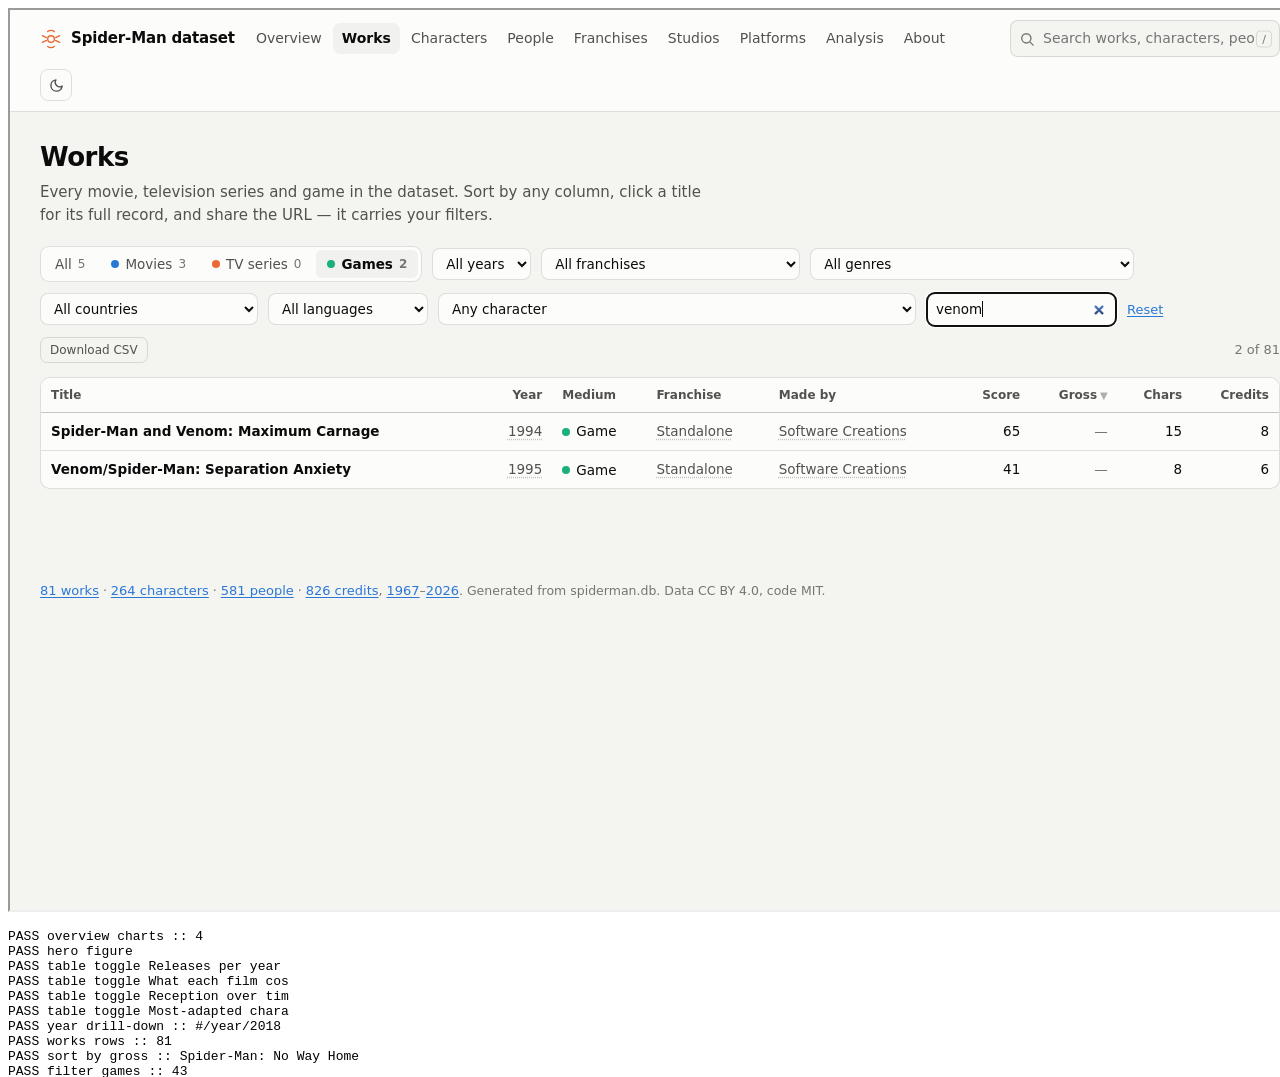
<file: explorer/smoke-test.html>
<!doctype html><html><head><meta charset="utf-8"></head><body>
<iframe id="f" src="index.html" style="width:1300px;height:900px"></iframe>
<pre id="out"></pre>
<script>
const out = [];
// Written out as we go, so a run cut short still shows how far it got.
const log = (m) => { out.push(m); document.getElementById("out").textContent = out.join("\n"); };
const errs = [];
window.addEventListener("error", (e) => errs.push("TOP " + e.message));
const f = document.getElementById("f");
const wait = (ms) => new Promise((r) => setTimeout(r, ms));

f.onload = async () => {
 try {
  const w = f.contentWindow, d = f.contentDocument;
  w.addEventListener("error", (e) => errs.push("IFRAME " + e.message + " @" + e.filename + ":" + e.lineno));
  const q = (s) => d.querySelector(s);
  const qa = (s) => [...d.querySelectorAll(s)];
  const nav = async (h) => { w.location.hash = h; await wait(160); };
  const check = (name, cond, extra) => log((cond ? "PASS " : "FAIL ") + name + (extra ? " :: " + extra : ""));

  await wait(300);
  check("overview charts", qa("figure.chart").length === 4, qa("figure.chart").length);
  check("hero figure", q(".hero-fig .value")?.textContent === "81");

  // table toggle on every chart
  for (const fig of qa("figure.chart")) {
    const btn = fig.querySelector(".toggle");
    btn.click(); await wait(30);
    const ok = !!fig.querySelector("table");
    btn.click(); await wait(30);
    check("table toggle " + fig.querySelector("h2").textContent.slice(0, 18), ok && !fig.querySelector("table"));
  }

  // click a year in the timeline -> works filtered
  const bar = qa("figure.chart")[0].querySelectorAll("rect[role=button]");
  let clicked = null;
  for (const b of bar) { if (b.getAttribute("aria-label")?.startsWith("2018")) { clicked = b; break; } }
  clicked.dispatchEvent(new w.MouseEvent("click", { bubbles: true }));
  await wait(200);
  check("year drill-down", w.location.hash === "#/year/2018" && d.querySelector("h1").textContent === "2018", w.location.hash);

  qa("nav.tabs a").find((a) => a.getAttribute("href") === "#/works").click(); await wait(200);
  const total = qa("tbody tr").length;
  check("works rows", total === 81, total);
  // sort by gross desc
  const heads = qa("thead th");
  const grossTh = heads.find((h) => h.textContent.startsWith("Gross"));
  grossTh.click(); await wait(120);
  check("sort by gross", qa("tbody tr")[0].children[0].textContent.startsWith("Spider-Man: No Way Home"), qa("tbody tr")[0].children[0].textContent);
  // filter chip
  qa(".chips button").find((b) => b.textContent.startsWith("Games")).click(); await wait(120);
  check("filter games", qa("tbody tr").length === 43, qa("tbody tr").length);
  // text filter
  const inp = q('.filters input[type="search"]');
  inp.value = "venom"; inp.dispatchEvent(new w.Event("input", { bubbles: true })); await wait(150);
  check("text filter", qa("tbody tr").length > 0 && qa("tbody tr").length < 10, qa("tbody tr").length);

  await nav("#/work/13");
  check("work detail title", d.querySelector("h1").textContent === "Spider-Man: No Way Home");
  check("work detail sections", qa("section.block").length >= 8, qa("section.block").length);
  // follow a character chip
  q("section.block .chip").click(); await wait(180);
  check("chip -> character", w.location.hash.startsWith("#/character/"), w.location.hash);

  await nav("#/characters");
  check("character rows", qa("tbody tr").length === 264, qa("tbody tr").length);
  const bars = qa(".bar-cell .fill");
  check("bar fills have height", bars.length && bars[0].getBoundingClientRect().height > 3, bars[0]?.getBoundingClientRect().height);
  qa(".chips button").find((b) => b.textContent.startsWith("Villain")).click(); await wait(120);
  check("filter villains", qa("tbody tr").length === 113, qa("tbody tr").length);

  await nav("#/character/27");
  check("character detail", d.querySelector("h1").textContent.includes("Peter Parker"));
  check("appearances table", qa("tbody tr").length >= 60, qa("tbody tr").length);
  const variantsSection = qa("section.block").find((s) => s.querySelector("h2").textContent.startsWith("Credit spellings collapsed"));
  check("variants listed", !!variantsSection && variantsSection.querySelectorAll(".chip").length > 5);

  await nav("#/people");
  check("people rows", qa("tbody tr").length === 581, qa("tbody tr").length);
  await nav("#/person/35");
  check("person detail", !!d.querySelector("h1").textContent);
  check("person credits", qa("tbody tr").length > 0);

  await nav("#/about");
  check("about sections", qa("section.block").length === 7, qa("section.block").length);

  // global search
  await nav("#/overview");
  const search = d.getElementById("search");
  search.value = "octopus"; search.dispatchEvent(new w.Event("input", { bubbles: true })); await wait(120);
  const hits = qa("#results button");
  check("search finds Doctor Octopus", hits.some((b) => b.textContent.includes("Doctor Octopus")), hits.length + " hits");
  hits[0].click(); await wait(180);
  check("search navigates", w.location.hash !== "#/overview", w.location.hash);

  // sticky header not overlapping first row
  await nav("#/characters");
  const th = q("thead th").getBoundingClientRect();
  const tr = qa("tbody tr")[0].getBoundingClientRect();
  check("header above first row", th.bottom <= tr.top + 1, th.bottom + " vs " + tr.top);

  // no horizontal page overflow
  check("no page h-overflow", d.documentElement.scrollWidth <= d.documentElement.clientWidth + 1,
        d.documentElement.scrollWidth + " vs " + d.documentElement.clientWidth);

  // ---- dimensions added in the deep-dive pass ----
  await nav("#/franchises");
  check("franchise rows", qa("tbody tr").length === 13, qa("tbody tr").length);
  check("franchise chart", qa("figure.chart").length === 1, qa("figure.chart").length);
  qa("tbody .row-link")[0].click(); await wait(200);
  check("franchise detail", w.location.hash.startsWith("#/franchise/"), w.location.hash);
  check("franchise has strip + works", qa("figure.chart").length >= 1 && qa("tbody tr").length > 0);

  await nav("#/studios");
  check("studio rows", qa("tbody tr").length === 104, qa("tbody tr").length);
  await nav("#/studio/" + encodeURIComponent("Columbia Pictures"));
  check("studio detail", d.querySelector("h1").textContent === "Columbia Pictures");
  check("studio works listed", qa("tbody tr").length > 3, qa("tbody tr").length);

  await nav("#/platforms");
  check("platform rows", qa("tbody tr").length === 66, qa("tbody tr").length);
  await nav("#/platform/" + encodeURIComponent("PlayStation 2"));
  check("platform detail", d.querySelector("h1").textContent === "PlayStation 2");
  check("platform releases", qa("tbody tr").length > 2, qa("tbody tr").length);

  await nav("#/analysis");
  check("analysis charts", qa("figure.chart").length === 4, qa("figure.chart").length);
  check("analysis tables", qa("section.block").length === 3, qa("section.block").length);
  for (const fig of qa("figure.chart")) {
    const btn = fig.querySelector(".toggle");
    btn.click(); await wait(30);
    const ok = !!fig.querySelector("table");
    btn.click(); await wait(30);
    check("analysis table view " + fig.querySelector("h2").textContent.slice(0, 16), ok);
  }

  // deepened detail pages
  await nav("#/work/22");
  check("weekly gross chart", qa("figure.chart").length === 1, qa("figure.chart").length);
  await nav("#/work/9");
  check("work has budget table", [...qa("section.block h2")].some((h) => h.textContent.startsWith("Reported budgets")));
  await nav("#/character/27");
  check("character strip + co-appearances", qa("figure.chart").length === 2, qa("figure.chart").length);
  await nav("#/person/35");
  check("person career strip", qa("figure.chart").length >= 1, qa("figure.chart").length);

  // URL-backed filters are shareable and reset from the nav tab
  await nav("#/works?type=game&q=venom");
  const filtered = qa("tbody tr").length;
  check("filters restored from URL", filtered > 0 && filtered < 10, filtered);
  qa("nav.tabs a").find((a) => a.getAttribute("href") === "#/works").click(); await wait(200);
  check("nav tab clears filters", qa("tbody tr").length === 81, qa("tbody tr").length);

  // sorting writes itself into the URL
  qa("thead th").find((h) => h.textContent.startsWith("Gross")).click(); await wait(150);
  check("sort is in the URL", w.location.hash.includes("sort=gross"), w.location.hash);

  // CSV export reflects what is on screen
  const csvBtn = [...qa(".filters .toggle")].find((b) => b.textContent === "Download CSV");
  check("csv button present", !!csvBtn);
  const rowsNow = qa("tbody tr").length;
  const csv = w.csvFromTable(d.querySelector("tbody").parentNode);
  check("csv row count", csv.split("\n").length === rowsNow + 1, csv.split("\n").length + " vs " + (rowsNow + 1));
  check("csv escapes commas", csv.split("\n")[1].split(",").length >= 9);

  // search reaches the new dimensions
  await nav("#/overview");
  const s2 = d.getElementById("search");
  s2.value = "insomniac"; s2.dispatchEvent(new w.Event("input", { bubbles: true })); await wait(150);
  check("search finds a studio", [...qa("#results button")].some((b) => b.textContent.includes("Insomniac")), qa("#results button").length + " hits");

  await nav("#/overview");
  check("overview tiles link to dimensions", qa('.kpi[href="#/platforms"]').length === 1);

  // Nothing should open a new browsing context except a genuine outbound link (IMDb,
  // Wikipedia, …) — every internal hash route stays in this tab.
  const offenders = [];
  for (const h of ["#/overview", "#/works", "#/work/13", "#/person/35", "#/character/27",
                   "#/franchise/MCU", "#/studios", "#/platforms", "#/analysis", "#/about"]) {
    await nav(h);
    for (const a of qa("a[target]")) if (!/^https?:\/\//.test(a.getAttribute("href") || "")) offenders.push(h + " " + a.textContent.trim());
  }
  check("no internal link opens a new tab", offenders.length === 0, offenders.join(", "));

  // Header links must not perform a real navigation — the viewer would spawn a tab.
  await nav("#/overview");
  const navA = qa("nav.tabs a").find((a) => a.getAttribute("href") === "#/studios");
  const ev = new w.MouseEvent("click", { bubbles: true, cancelable: true });
  navA.dispatchEvent(ev);
  await wait(200);
  check("header link default is prevented", ev.defaultPrevented);
  check("header link still navigates", w.location.hash === "#/studios", w.location.hash);

  const brand = q("a.brand");
  const ev2 = new w.MouseEvent("click", { bubbles: true, cancelable: true });
  brand.dispatchEvent(ev2);
  await wait(200);
  check("brand link handled in page", ev2.defaultPrevented && w.location.hash === "#/overview", w.location.hash);

  const tile = q('.kpi[href="#/platforms"]');
  const ev3 = new w.MouseEvent("click", { bubbles: true, cancelable: true });
  tile.dispatchEvent(ev3);
  await wait(200);
  check("overview tile handled in page", ev3.defaultPrevented && w.location.hash === "#/platforms", w.location.hash);

  // A ctrl-click is still the user asking for a new tab, so leave it to the browser.
  await nav("#/overview");
  const ev4 = new w.MouseEvent("click", { bubbles: true, cancelable: true, ctrlKey: true });
  qa("nav.tabs a").find((a) => a.getAttribute("href") === "#/works").dispatchEvent(ev4);
  await wait(120);
  check("modified click left to the browser", !ev4.defaultPrevented);

  // ---- cross-links: the dimensions that only exist as columns in the source ----
  const sectionTitles = () => qa("section.block h2").map((h) => h.textContent.replace(/\d+$/, "").trim());

  await nav("#/publications");
  check("outlet rows", qa("tbody tr").length === 59, qa("tbody tr").length);
  qa("tbody .row-link")[0].click(); await wait(200);
  check("outlet detail", w.location.hash.startsWith("#/publication/") && sectionTitles().includes("Scores"), w.location.hash);

  await nav("#/comics");
  check("comic rows", qa("tbody tr").length > 40, qa("tbody tr").length);
  await nav("#/comic/" + encodeURIComponent("The Amazing Spider-Man"));
  check("comic detail", sectionTitles().includes("Adapted by"), sectionTitles().join("|"));

  await nav("#/awards");
  check("award body rows", qa("tbody tr").length === 24, qa("tbody tr").length);
  await nav("#/award/" + encodeURIComponent("Academy Awards"));
  check("award detail", d.querySelector("h1").textContent === "Academy Awards" && qa("tbody tbody, tbody")[0].querySelectorAll("tr").length === 9, qa("tbody")[0].querySelectorAll("tr").length);

  await nav("#/roles");
  check("role rows", qa("tbody tr").length === 62, qa("tbody tr").length);
  await nav("#/role/actor");
  check("role detail", d.querySelector("h1").textContent === "actor" && qa("figure.chart").length === 1, qa("figure.chart").length);

  // ---- a year, an attribute and the lookup of last resort ----
  await nav("#/year/2002");
  check("year page", d.querySelector("h1").textContent === "2002" && qa("tbody tr").length > 0, qa("tbody tr").length);
  check("year page cross-sections", sectionTitles().some((t) => t.startsWith("Released this year")), sectionTitles().join("|"));

  await nav("#/facet/rating/PG-13");
  check("facet page", qa("tbody tr").length === 13, qa("tbody tr").length);
  check("facet siblings", sectionTitles().some((t) => t.startsWith("Other mpaa")) || qa(".chip").length > 0);

  await nav("#/find/" + encodeURIComponent("Stan Lee"));
  check("find page", qa("section.block").length >= 2 && qa(".chip").length > 2, qa("section.block").length + " groups");
  await nav("#/find/" + encodeURIComponent("zzzznotathing"));
  check("find page empty state", !!q(".empty-state"));

  // ---- the person -> character -> performer loop the whole thing hangs on ----
  await nav("#/person/35");
  const played = qa("section.block").find((s) => s.querySelector("h2").textContent.startsWith("Characters played"));
  check("person lists characters played", !!played);
  check("characters played carries dates", played && /\d{4}/.test(played.querySelector("tbody tr").textContent), played?.querySelector("tbody tr")?.textContent.slice(0, 60));
  played.querySelector("tbody .row-link").click(); await wait(200);
  check("character reached from person", w.location.hash.startsWith("#/character/"), w.location.hash);
  const playedBy = qa("section.block").find((s) => s.querySelector("h2").textContent.startsWith("Played by"));
  check("character lists its performers", !!playedBy);
  playedBy.querySelector("tbody .row-link").click(); await wait(200);
  check("person reached from character", w.location.hash.startsWith("#/person/"), w.location.hash);

  // ---- overlap sections, and ranked-list drill-down with a focused row ----
  await nav("#/work/13");
  check("work overlaps section", sectionTitles().some((t) => t.startsWith("Overlaps with")), sectionTitles().join("|"));
  const grossTile = qa(".kpi").find((k) => k.textContent.includes("Worldwide gross"));
  check("gross tile links to the ranking", grossTile?.getAttribute("href")?.includes("focus=13"), grossTile?.getAttribute("href"));
  grossTile.dispatchEvent(new w.MouseEvent("click", { bubbles: true, cancelable: true })); await wait(250);
  check("focused row highlighted", qa("tr.row-focus").length === 1 && q("tr.row-focus").textContent.includes("No Way Home"), qa("tr.row-focus").length);

  // ---- free-text names resolve to people, studios or the lookup ----
  await nav("#/work/9");
  const deflist = qa(".deflist .v");
  check("every fact is a link", deflist.length > 0 && deflist.every((v) => v.querySelector("button, a")), deflist.filter((v) => !v.querySelector("button, a")).map((v) => v.textContent).join(" | "));
  await nav("#/work/40");
  const relTable = qa("section.block").find((s) => s.querySelector("h2").textContent.startsWith("Releases"));
  check("release rows link out", relTable.querySelectorAll("tbody tr td button").length >= relTable.querySelectorAll("tbody tr").length);

  // ---- the promise: no cell of data is a dead end ----
  // Text that is a measurement, a verdict or a placeholder is allowed to be inert; anything
  // that names a thing has to be clickable.
  const INERT = /^(—|–|Won|Nominated|yes|no|n\/a|score|song|[+\-–]?[\d.,]+(\s*(min|M|K|×|yrs|\/\s*[\d.,]+|out of \d+))?|\$[\d.,]+[KMB]?|\d{4}\s*[–-]\s*\d{4}|\d+\s*\/\s*\d+)$/i;
  const dead = [];
  const SPIDERMAN_CREATOR_ID = w.SPIDERMAN_DATA.comic_creators.find((c) => c.name === "Stan Lee").id;
  const SPIDERMAN_COMIC_ID = w.SPIDERMAN_DATA.comics.find((c) => c.origin === "wikidata" && c.credits?.length > 3).id;
  for (const h of ["#/works", "#/characters", "#/people", "#/work/13", "#/work/28", "#/work/40",
                   "#/character/27", "#/person/35", "#/franchise/MCU", "#/studio/" + encodeURIComponent("Columbia Pictures"),
                   "#/platform/" + encodeURIComponent("PlayStation 2"), "#/publication/IGN", "#/award/Academy%20Awards",
                   "#/role/composer", "#/year/2002", "#/facet/rating/PG-13", "#/analysis",
                   // v4's pages hold to the same rule
                   "#/creators", "#/creator/" + SPIDERMAN_CREATOR_ID, "#/comicrow/" + SPIDERMAN_COMIC_ID,
                   "#/comic/" + encodeURIComponent("Amazing Fantasy"), "#/studio/" + encodeURIComponent("Marvel Studios")]) {
    await nav(h);
    for (const td of qa("td, .deflist .v")) {
      const t = td.textContent.trim().replace(/\s+/g, " ");
      if (!t || INERT.test(t)) continue;
      if (td.querySelector("button, a, .chip")) continue;
      dead.push(h + " :: " + t.slice(0, 40));
    }
  }
  check("no cell of data is a dead end", dead.length === 0, dead.slice(0, 12).join(" | ") + (dead.length > 12 ? ` (+${dead.length - 12})` : ""));

  // The new pages must not push the page sideways either.
  const wide = [];
  for (const h of ["#/publications", "#/comics", "#/roles", "#/publication/IGN", "#/comic/" + encodeURIComponent("The Amazing Spider-Man"),
                   "#/role/actor", "#/year/2002", "#/facet/rating/PG-13", "#/find/" + encodeURIComponent("Stan Lee"), "#/person/35", "#/character/27",
                   "#/creators", "#/creator/" + SPIDERMAN_CREATOR_ID, "#/comicrow/" + SPIDERMAN_COMIC_ID]) {
    await nav(h);
    if (d.documentElement.scrollWidth > d.documentElement.clientWidth + 1) wide.push(h + " " + d.documentElement.scrollWidth);
  }
  check("no h-overflow on the new pages", wide.length === 0, wide.join(", "));

  // Follow the links rather than trusting them: every value-level link has to land on a
  // real page, not an "Unknown …" stub.
  const broken = [];
  for (const page of ["#/work/40", "#/work/28", "#/person/35", "#/character/27", "#/year/2002"]) {
    await nav(page);
    const n = Math.min(qa(".row-link.soft").length, 14);
    for (let i = 0; i < n; i++) {
      await nav(page);
      const link = qa(".row-link.soft")[i];
      const label = link.textContent.trim().slice(0, 24);
      link.click(); await wait(140);
      const landed = q("h1") && !q(".empty-state");
      if (!landed) broken.push(page + " → " + label + " → " + w.location.hash);
    }
  }
  check("every value link lands somewhere real", broken.length === 0, broken.slice(0, 6).join(" | "));

  // ---- a link has to answer the number it sits on ----
  // A tile counting "2 movies for this character" must land on those two movies, not on
  // every movie in the catalogue.
  await nav("#/character/10");
  const docOck = qa(".kpi").find((k) => k.textContent.includes("Movies"));
  check("character medium tile is scoped", docOck?.getAttribute("href")?.includes("char=10"), docOck?.getAttribute("href"));
  const tileN = Number(docOck.querySelector(".value").textContent);
  docOck.dispatchEvent(new w.MouseEvent("click", { bubbles: true, cancelable: true })); await wait(220);
  check("scoped tile lands on exactly that many works", qa("tbody tr").length === tileN, qa("tbody tr").length + " vs " + tileN);

  await nav("#/works?type=movie&char=10");
  check("character filter restores from the URL", qa("tbody tr").length === tileN, qa("tbody tr").length);
  check("character filter is visible in the filter bar", [...qa(".filters select option")].some((o) => o.selected && o.textContent === "Doctor Octopus"));
  qa("nav.tabs a").find((a) => a.getAttribute("href") === "#/works").click(); await wait(200);
  check("nav tab clears the character filter", qa("tbody tr").length === 81, qa("tbody tr").length);

  // Every "?at=" destination has to exist on the page it opens.
  const missing = [];
  for (const page of ["#/year/2002", "#/year/2018", "#/character/10", "#/work/13", "#/work/9",
                      "#/comic/" + encodeURIComponent("The Amazing Spider-Man")]) {
    await nav(page);
    const jumps = qa(".kpi[href*='?at=']").map((k) => k.getAttribute("href"));
    for (const h of jumps) {
      await nav(h);
      const id = new URLSearchParams(h.split("?")[1]).get("at");
      if (!d.getElementById(id)) missing.push(page + " → " + h);
    }
  }
  check("every jump tile finds its block", missing.length === 0, missing.join(" | "));

  // A chip's count is a promise about what clicking it gives you.
  await nav("#/works?char=10");
  const chipN = Number(qa(".chips button").find((b) => b.textContent.startsWith("Games")).textContent.match(/\d+/)[0]);
  qa(".chips button").find((b) => b.textContent.startsWith("Games")).click(); await wait(160);
  check("chip counts hold inside the other filters", qa("tbody tr").length === chipN, qa("tbody tr").length + " vs " + chipN);

  await nav("#/characters?q=spider");
  const heroChip = Number(qa(".chips button").find((b) => b.textContent.startsWith("Hero")).textContent.match(/\d+/)[0]);
  qa(".chips button").find((b) => b.textContent.startsWith("Hero")).click(); await wait(160);
  check("character chip counts hold too", qa("tbody tr").length === heroChip, qa("tbody tr").length + " vs " + heroChip);

  // No tile may point at a page that says nothing about the number on it.
  await nav("#/work/13");
  check("budget tile no longer dumps you on Analysis", !qa(".kpi").some((k) => k.getAttribute("href") === "#/analysis"),
        qa(".kpi").filter((k) => k.getAttribute("href") === "#/analysis").map((k) => k.textContent).join(","));

  // ---- no tile anywhere is inert, and none lands on an unfiltered list ----
  const BARE = ["#/works", "#/characters", "#/people", "#/franchises", "#/studios", "#/platforms",
                "#/publications", "#/comics", "#/awards", "#/roles", "#/analysis", "#/about"];
  const inertTiles = [], bareTiles = [];
  const tilePages = ["#/work/13", "#/work/28", "#/work/40", "#/character/27", "#/person/35",
                     "#/franchise/" + encodeURIComponent("Marvel Cinematic Universe"),
                     "#/studio/" + encodeURIComponent("Columbia Pictures"),
                     "#/platform/" + encodeURIComponent("PlayStation 2"),
                     "#/platform/" + encodeURIComponent("Atari 2600"),
                     "#/publication/" + encodeURIComponent("Push Square"),
                     "#/comic/" + encodeURIComponent("The Amazing Spider-Man"),
                     "#/award/" + encodeURIComponent("Academy Awards"),
                     "#/role/actor", "#/facet/rating/PG-13", "#/year/2002"];
  for (const page of tilePages) {
    await nav(page);
    for (const k of qa("#app .kpi")) {
      const what = page + " " + (k.querySelector(".label")?.textContent || "?");
      if (k.tagName !== "A") inertTiles.push(what);
      else if (BARE.includes(k.getAttribute("href"))) bareTiles.push(what + " → " + k.getAttribute("href"));
    }
  }
  check("no tile is inert", inertTiles.length === 0, inertTiles.join(" | "));
  check("no tile dumps you on an unfiltered list", bareTiles.length === 0, bareTiles.join(" | "));

  // A dimension page's medium tile filters that page's own works block.
  await nav("#/studio/" + encodeURIComponent("Columbia Pictures"));
  const movieTile = qa(".kpi").find((k) => k.querySelector(".label")?.textContent === "Movies");
  const movieN = Number(movieTile.querySelector(".value").textContent);
  await nav(movieTile.getAttribute("href"));
  const wb = d.getElementById("works");
  check("studio medium tile filters its own works block", wb && Number(wb.querySelector("h2 .n").textContent) === movieN,
        wb ? wb.querySelector("h2 .n").textContent + " vs " + movieN : "no block");
  check("and the block's chips let you widen back out", wb.querySelectorAll(".section-filters button").length === 3,
        wb.querySelectorAll(".section-filters button").length);
  wb.querySelector(".section-filters button").click(); await wait(160);
  check("widening restores every work", Number(d.getElementById("works").querySelector("h2 .n").textContent) === 23,
        d.getElementById("works").querySelector("h2 .n").textContent);

  // An award page's result tiles cut its own record table.
  await nav("#/award/" + encodeURIComponent("Academy Awards"));
  const wonTile = qa(".kpi").find((k) => k.querySelector(".label")?.textContent === "Won");
  const wonN = Number(wonTile.querySelector(".value").textContent);
  await nav(wonTile.getAttribute("href"));
  check("award 'Won' tile cuts the record table", Number(d.getElementById("records").querySelector("h2 .n").textContent) === wonN,
        d.getElementById("records").querySelector("h2 .n").textContent + " vs " + wonN);

  // Two blocks on one page cut independently, so changing one must not silently reset the
  // other — a tile that jumps to its own block rewrites only its own params.
  await nav("#/award/" + encodeURIComponent("Academy Awards") + "?at=works&type=movie");
  const wonHref = qa(".kpi").find((k) => k.querySelector(".label")?.textContent === "Won").getAttribute("href");
  check("a tile keeps the rest of the page's state",
        wonHref.includes("type=movie") && wonHref.includes("result=won"), wonHref);
  await nav(wonHref);
  check("and still cuts its own block", Number(d.getElementById("records").querySelector("h2 .n").textContent) === 2,
        d.getElementById("records").querySelector("h2 .n").textContent);
  // The "Works" tile means all of them, so it is the one thing that clears the medium cut.
  const allHref = qa(".kpi").find((k) => k.querySelector(".label")?.textContent === "Works").getAttribute("href");
  check("but the Works tile clears the medium cut", !allHref.includes("type="), allHref);

  // A series' Seasons tile lands on an episode guide that shows the seasons.
  await nav("#/work/28");
  const seasonTile = qa(".kpi").find((k) => k.querySelector(".label")?.textContent === "Seasons");
  const seasonN = Number(seasonTile.querySelector(".value").textContent);
  await nav(seasonTile.getAttribute("href"));
  const eb = d.getElementById("episodes");
  check("seasons tile lands on a guide split by season",
        eb && eb.querySelectorAll(".section-filters button").length === seasonN + 1,
        eb ? eb.querySelectorAll(".section-filters button").length : "no block");
  const s1 = eb.querySelectorAll(".section-filters button")[1];
  const s1n = Number(s1.querySelector(".n").textContent);
  s1.click(); await wait(160);
  check("picking a season cuts the guide to it",
        Number(d.getElementById("episodes").querySelector("h2 .n").textContent) === s1n,
        d.getElementById("episodes").querySelector("h2 .n").textContent + " vs " + s1n);

  // A film's runtime ranks against the other films, in a column you can actually see.
  await nav("#/work/13");
  const rtTile = qa(".kpi").find((k) => k.querySelector(".label")?.textContent === "Runtime");
  await nav(rtTile.getAttribute("href"));
  check("runtime tile ranks films by runtime",
        qa("thead th").some((h) => h.textContent.startsWith("Runtime")) && !!q("tr.row-focus"),
        qa("thead th").map((h) => h.textContent).join(","));
  check("and the ranking is films only", qa("tbody tr").length === 23, qa("tbody tr").length);

  // A budget with no gross can't sit on the budget→gross chart, so it ranks instead —
  // and the ranking has to show the figure it ranked on.
  await nav("#/work/22");
  const bTile = qa(".kpi").find((k) => k.querySelector(".label")?.textContent === "Production budget");
  check("budget tile has a destination", !!bTile.getAttribute("href"), bTile.outerHTML.slice(0, 60));
  await nav(bTile.getAttribute("href"));
  check("budget tile ranks by budget, with the column shown",
        qa("thead th").some((h) => h.textContent.startsWith("Budget")) && !!q("tr.row-focus"),
        qa("thead th").map((h) => h.textContent).join(","));
  // The default list must not carry those two columns around.
  await nav("#/works");
  check("neither column clutters the default list",
        !qa("thead th").some((h) => /^(Budget|Runtime)/.test(h.textContent)),
        qa("thead th").map((h) => h.textContent).join(","));

  // An outlet's mean is the mean of what it filed, not of how good the works were.
  await nav("#/publication/" + encodeURIComponent("Push Square"));
  const meanTiles = qa(".kpi").filter((k) => k.querySelector(".label")?.textContent === "Mean score");
  check("outlet mean is not duplicated", meanTiles.length === 1, meanTiles.length);
  const lo = Number(q("#app .meta-line") && qa(".kpi").find((k) => k.querySelector(".label").textContent === "Range").querySelector(".value").textContent.split("–")[0]);
  const hi = Number(qa(".kpi").find((k) => k.querySelector(".label").textContent === "Range").querySelector(".value").textContent.split("–")[1]);
  const mean = Number(meanTiles[0].querySelector(".value").textContent.split(" ")[0]);
  check("outlet mean sits inside the range it filed", mean >= lo && mean <= hi, mean + " in " + lo + "–" + hi);

  // ---- v4: the comics layer, the creators, and the character graph ----

  const DATA = w.SPIDERMAN_DATA;
  check("comics shipped", DATA.comics.length > 100, DATA.comics.length);
  check("creators shipped", DATA.comic_creators.length > 100, DATA.comic_creators.length);

  await nav("#/creators");
  check("creators list renders", qa("tbody tr").length > 50, qa("tbody tr").length);
  check("creators list is sorted by comics", q("thead th .arrow"));

  // The most-credited creator opens onto the comics behind the number.
  const topCreator = [...DATA.comic_creators].sort((a, b) => b.id - a.id);
  const stan = DATA.comic_creators.find((c) => c.name === "Stan Lee");
  await nav("#/creator/" + stan.id);
  const cComics = qa(".kpi").find((k) => k.querySelector(".label")?.textContent === "Comics");
  const nComics = Number(cComics.querySelector(".value").textContent);
  check("Stan Lee has a body of work", nComics > 20, nComics);
  await nav(cComics.getAttribute("href"));
  check("comics tile lands on the comics table",
        Number(d.getElementById("comics").querySelector("h2 .n").textContent) === nComics,
        d.getElementById("comics")?.querySelector("h2 .n")?.textContent + " vs " + nComics);
  check("and he is linked to his screen credits", !!qa("#app .meta-line button").length);

  // A resolved issue carries its credits; a parsed one says so instead of faking them.
  const wdIssue = DATA.comics.find((c) => c.origin === "wikidata" && c.credits && c.credits.length > 3);
  await nav("#/comicrow/" + wdIssue.id);
  check("a Wikidata issue shows its credits", !!d.getElementById("credits"),
        q("#app h1")?.textContent);
  check("its credits name people you can open",
        qa("#credits button.row-link").length > 2, qa("#credits button.row-link").length);
  const parsed = DATA.comics.find((c) => c.origin === "parsed");
  await nav("#/comicrow/" + parsed.id);
  check("a parsed issue admits it has no metadata",
        /Wikidata has no item/.test(q("#app .note")?.textContent || ""),
        q("#app .note")?.textContent?.slice(0, 40));
  check("but still names its series", !!qa("#app .meta-line button.row-link").length);

  // A citation string now opens onto the issues it resolved to.
  const cited = [...w.SPIDERMAN_DATA.works].flatMap((x) => x.sources || []).find((s) => (s.comic_ids || []).length > 1);
  await nav("#/comic/" + encodeURIComponent(cited.comic));
  const issuesBlock = d.getElementById("issues");
  check("a citation lists the issues behind it", !!issuesBlock, cited.comic);
  check("and each issue opens", issuesBlock && qa("#issues button.row-link").length > 0);

  // The character graph: edges into the catalogue are links, edges to the second
  // ring v5 resolved are outlined links, and anything left is honest text.
  const linked = DATA.characters.find((c) => (c.relations || []).some((r) => r.other_id) && (c.relations || []).some((r) => !r.other_id));
  await nav("#/character/" + linked.id);
  const relBlock = qa("#app section.block").find((s2) => s2.querySelector("h2")?.textContent.startsWith("Relationships"));
  check("character page has a relationships block", !!relBlock, linked.name);
  check("in-dataset relations are clickable", relBlock.querySelectorAll("button.chip:not(.outer)").length > 0);
  const outerN = relBlock.querySelectorAll("button.chip.outer").length;
  const mutedN = relBlock.querySelectorAll("span.chip.muted").length;
  check("second-ring relations open the row v5 gave them", outerN > 0, outerN + " outlined");
  check("nothing on this page is left as a bare unresolved name", mutedN === 0, mutedN + " greyed");
  const relN = Number(relBlock.querySelector("h2 .n").textContent);
  check("the relationship count matches the chips",
        relBlock.querySelectorAll(".chip").length === relN,
        relBlock.querySelectorAll(".chip").length + " vs " + relN);

  // Clicking a relation lands on that character.
  const chip = relBlock.querySelector("button.chip");
  const chipName = chip.textContent;
  chip.click(); await wait(200);
  check("a relation opens the other character", q("#app h1")?.textContent === chipName,
        q("#app h1")?.textContent + " vs " + chipName);

  // v4 filled two columns the README used to list as always-NULL.
  await nav("#/studio/" + encodeURIComponent("Marvel Studios"));
  check("studio page shows the parent company v4 filled",
        /Disney/.test(d.getElementById("app").textContent), "no parent shown");
  await nav("#/platform/" + encodeURIComponent("Atari 2600"));
  check("platform page shows its manufacturer",
        qa(".kpi").some((k) => k.querySelector(".label")?.textContent === "Made by"),
        qa(".kpi").map((k) => k.querySelector(".label")?.textContent).join(","));

  // Every new page must still keep to the no-dead-ends rule.
  for (const h of ["#/creators", "#/creator/" + stan.id, "#/comicrow/" + wdIssue.id]) {
    await nav(h);
    const dead = qa("#app .kpi[href]").filter((k) => {
      const id = (k.getAttribute("href").split("at=")[1] || "").split("&")[0];
      return id && !d.getElementById(id);
    });
    check("no tile on " + h + " points at a missing block", dead.length === 0,
          dead.map((x) => x.getAttribute("href")).join(","));
  }

  // ---- v5: performances, and the second ring ----
  const gameWithCast = DATA.works.find((w2) => w2.type === "game" && (w2.portrayals || []).length);
  check("a game now has a voice cast", !!gameWithCast, gameWithCast && gameWithCast.title);
  await nav("#/work/" + gameWithCast.id);
  const perfBlock = qa("#app section.block").find((s2) => s2.querySelector("h2")?.textContent.startsWith("Performances"));
  check("the game page shows it", !!perfBlock && perfBlock.querySelectorAll("tbody tr").length === gameWithCast.portrayals.length,
        perfBlock && perfBlock.querySelectorAll("tbody tr").length + " vs " + gameWithCast.portrayals.length);

  const spidey = DATA.characters.find((c) => (c.portrayals || []).length > 5);
  await nav("#/character/" + spidey.id);
  const castBlock = qa("#app section.block").find((s2) => s2.querySelector("h2")?.textContent.startsWith("Performed by"));
  check("a character lists everyone who has played it", !!castBlock, spidey.name);
  check("and counts performers, not credits",
        Number(castBlock.querySelector("h2 .n").textContent) === spidey.n_performers,
        castBlock.querySelector("h2 .n").textContent + " vs " + spidey.n_performers);
  const mediaSpan = new Set(spidey.portrayals.map((x) => DATA.works.find((w2) => w2.id === x.work_id).type));
  check("the lineage crosses media", mediaSpan.size > 1, [...mediaSpan].join(","));

  // A second-ring character has a page, and it leads back into the catalogue.
  const rel2 = DATA.related_characters.find((r) => (r.back_relations || []).length > 1);
  await nav("#/related/" + rel2.id);
  check("a second-ring character has a page", q("#app h1")?.textContent === rel2.name, rel2.name);
  const backBlock = qa("#app section.block").find((s2) => s2.querySelector("h2")?.textContent.startsWith("Connected to"));
  check("and it leads back into the catalogue", !!backBlock && backBlock.querySelectorAll("button.chip").length > 0);
  backBlock.querySelector("button.chip").click(); await wait(160);
  check("clicking through lands on a catalogued character", w.location.hash.startsWith("#/character/"), w.location.hash);

  // A performer with no `people` row still gets somewhere to land.
  const loose = DATA.performers.find((pf) => !pf.person_id && (pf.portrayals || []).length > 1);
  if (loose) {
    await nav("#/performer/" + loose.id);
    check("an uncatalogued performer has a page", q("#app h1")?.textContent === loose.name, loose.name);
    const lb = qa("#app section.block").find((s2) => s2.querySelector("h2")?.textContent.startsWith("Performances"));
    check("listing every role they play", !!lb && lb.querySelectorAll("tbody tr").length === loose.portrayals.length,
          lb && lb.querySelectorAll("tbody tr").length + " vs " + loose.portrayals.length);
  }

  log(errs.length ? "FAIL js-errors :: " + errs.join(" | ") : "PASS no-js-errors");
 } catch (e) {
  log("FAIL harness-threw :: " + (e && e.stack ? e.stack.split("\n").slice(0, 3).join(" / ") : e));
 }
 document.getElementById("out").textContent = out.join("\n");
 document.title = "DONE " + out.filter((l) => l.startsWith("FAIL")).length + " failures";
};
</script>
</body></html>
</file>
